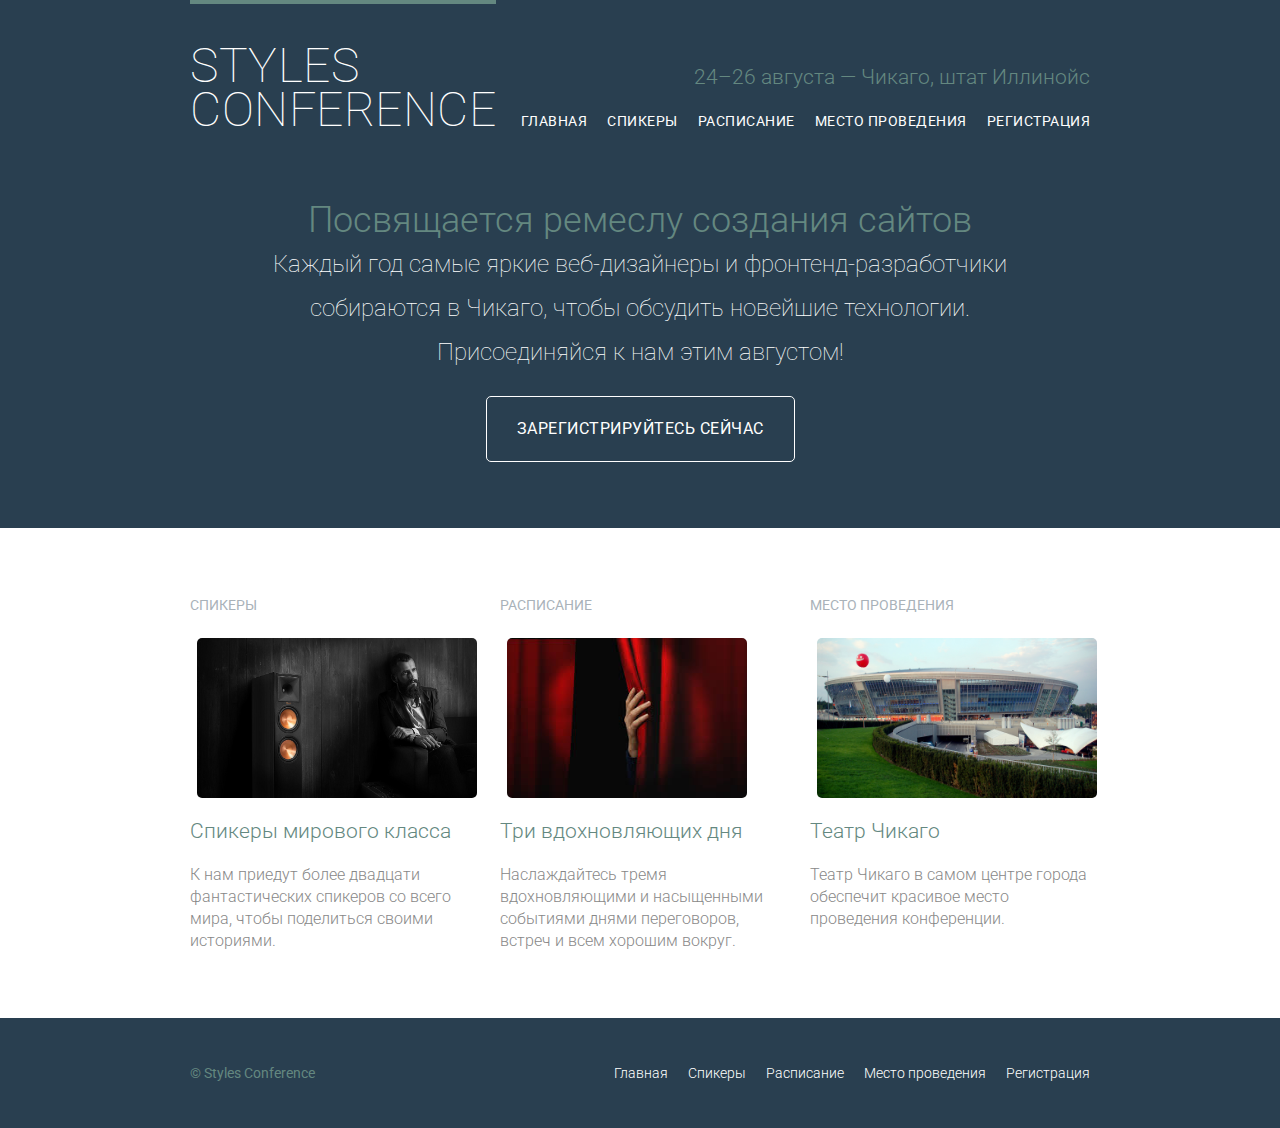
<file: index.html>
﻿<!DOCTYPE html>
<html lang="ru">
<head>
  <meta charset="utf-8">
  <title>Styles Conference</title>
  <link rel="stylesheet" href="assets/stylesheets/main.css">
  <link rel="stylesheet" href="https://fonts.googleapis.com/css?family=Roboto:400,300,100&subset=cyrillic,latin">
  
</head>
<body>

  <header class="container group primary-header">
    <h1 class="logo">
        <a href="index.html">Styles <br> Conference</a>
    </h1>
	
    <h3 class="tagline">24&ndash;26 августа &mdash; Чикаго, штат Иллинойс</h3>
    
	<nav class="nav primary-nav">
      <ul>
          <li><a href="index.html">Главная</a></li><!--
          --><li><a href="speakers.html">Спикеры</a></li><!--
          --><li><a href="schedule.html">Расписание</a></li><!--
          --><li><a href="venue.html">Место проведения</a></li><!--
          --><li><a href="register.html">Регистрация</a></li>
        </ul>
    </nav>
    
  </header>
  <section class="hero container">
    <h2>Посвящается ремеслу создания сайтов</h2>
    <p>Каждый год самые яркие веб-дизайнеры и фронтенд-разработчики собираются в Чикаго, 
       чтобы обсудить новейшие технологии. Присоединяйся к нам этим августом!</p>
	   
    <a class="btn btn-alt" href="register.html">Зарегистрируйтесь сейчас</a>
  </section>
  <section class="row">
  <div class="grid">

    <!-- Спикеры -->

    <section class="teaser col-1-3">
        <h5>Спикеры</h5>
	  <a href="speakers.html">
        <img src="assets/images/home/speakers.jpg" alt="Профессиональные спикеры">
        <h3>Спикеры мирового класса</h3>
	  </a>
      <p>К нам приедут более двадцати фантастических спикеров со всего мира, чтобы поделиться своими историями.</p>
    </section><!--
      
      Расписание
      
      --><section class="teaser col-1-3">
          <h5>Расписание</h5>
      <a href="schedule.html">
          <img src="assets/images/home/schedule.jpg" alt="Расписание">
        <h3>Три вдохновляющих дня</h3>
	  </a>
      <p>Наслаждайтесь тремя вдохновляющими и насыщенными событиями днями переговоров, встреч и всем хорошим вокруг.</p>
    </section><!--
      
      Место проведения
      
      --><section class="teaser col-1-3">
          <h5>Место проведения</h5>
      <a href="venue.html">
          <img src="assets/images/home/venue.jpg" alt="Место проведения">
        <h3>Театр Чикаго</h3>
	  </a>
      <p>Театр Чикаго в самом центре города обеспечит красивое место проведения конференции.</p>
    </section>
  </div>
  </section>
  <footer class="primary-footer container group">
    <small>&copy; Styles Conference</small>
    <nav class="nav">
      <ul>
      <li><a href="index.html">Главная</a></li><!--
      --><li><a href="speakers.html">Спикеры</a></li><!--
      --><li><a href="schedule.html">Расписание</a></li><!--
      --><li><a href="venue.html">Место проведения</a></li><!--
      --><li><a href="register.html">Регистрация</a></li>
    </ul>
    </nav>
  </footer>
	 
</body>
</html>
</file>
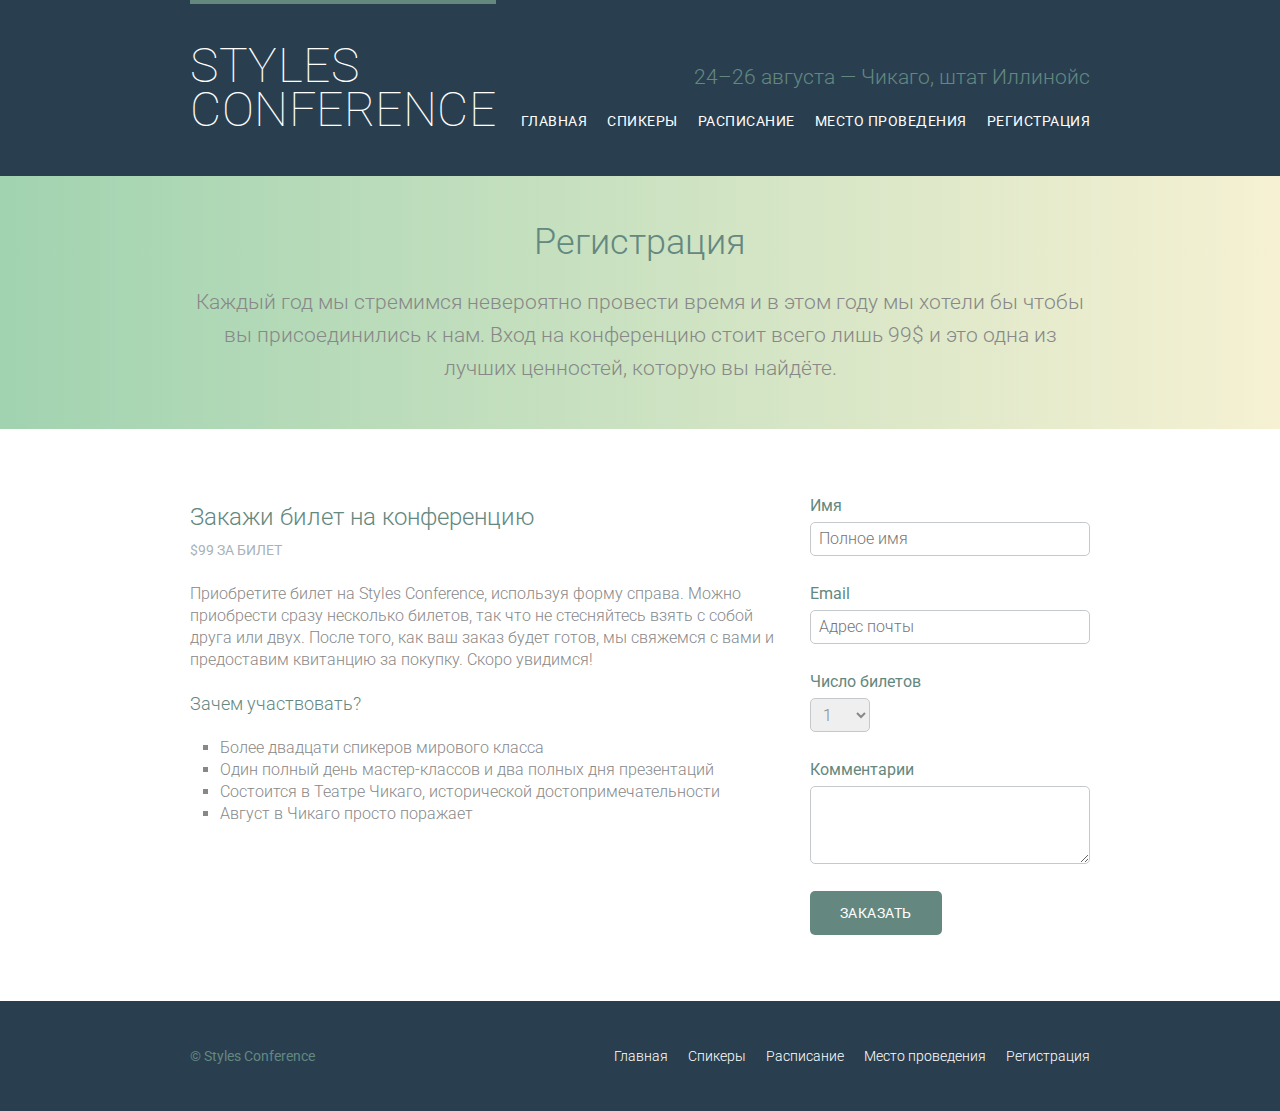
<file: register.html>
﻿<!DOCTYPE html>
<html lang="ru">
<head>
  <meta charset="utf-8">
  <title>Styles Conference</title>
  <link rel="stylesheet" href="assets/stylesheets/main.css">
  <link rel="stylesheet" href="https://fonts.googleapis.com/css?family=Roboto:400,300,100&subset=cyrillic,latin">
  
</head>
<body>

  <header class="container group primary-header">
    <h1 class="logo">
        <a href="index.html">Styles <br> Conference</a>
    </h1>
    <h3 class="tagline">24&ndash;26 августа &mdash; Чикаго, штат Иллинойс</h3>
    <nav class="nav primary-nav">
      <ul>
          <li><a href="index.html">Главная</a></li><!--
          --><li><a href="speakers.html">Спикеры</a></li><!--
          --><li><a href="schedule.html">Расписание</a></li><!--
          --><li><a href="venue.html">Место проведения</a></li><!--
          --><li><a href="register.html">Регистрация</a></li>
    </ul>
    </nav>
  </header>

  <section class="row-alt">
      <div class="lead container">
      <h1>Регистрация</h1>
      <p>Каждый год мы стремимся невероятно провести время и в этом году мы 
          хотели бы чтобы вы присоединились к нам. Вход на конференцию стоит 
        всего лишь 99$ и это одна из лучших ценностей, которую вы найдёте.</p>
   
    </div>  
  </section>
    
<section class="row">
  <div class="grid">
    <section class="col-2-3">
      <h2>Закажи билет на конференцию</h2>
      <h5>$99 за билет</h5>
    
      <p>Приобретите билет на Styles Conference, используя форму справа. 
         Можно приобрести сразу несколько билетов, так что не стесняйтесь взять 
         с собой друга или двух. После того, как ваш заказ будет готов, мы 
         свяжемся с вами и предоставим квитанцию за покупку. Скоро увидимся!</p>
     
      <h4>Зачем участвовать?</h4>
     
      <ul class="why-attend">
        <li>Более двадцати спикеров мирового класса</li>
        <li>Один полный день мастер-классов и два полных дня презентаций</li>
        <li>Состоится в Театре Чикаго, исторической достопримечательности</li>
        <li>Август в Чикаго просто поражает</li>
      </ul>

    </section><!--
      
  --><form class="col-1-3" action="#" method="post">

    <fieldset class="register-group">

      <label>
        Имя
        <input type="text" name="name" placeholder="Полное имя" required>
      </label>

      <label>
        Email
        <input type="email" name="email" placeholder="Адрес почты" required>
      </label>

      <label>
        Число билетов
         <select name="quantity" required>
            <option value="1" selected>1</option>
            <option value="2">2</option>
            <option value="3">3</option>
            <option value="4">4</option>
            <option value="5">5</option>
         </select>
      </label>

      <label>
        Комментарии
        <textarea name="comments"></textarea>
      </label>
      
    </fieldset>

    <input class="btn btn-default" type="submit" name="submit" value="Заказать">
    
  </form>
  </div>
</section>

  <footer class="primary-footer container group">
    <small>&copy; Styles Conference</small>
    <nav class="nav">
        <ul>
            <li><a href="index.html">Главная</a></li><!--
            --><li><a href="speakers.html">Спикеры</a></li><!--
            --><li><a href="schedule.html">Расписание</a></li><!--
            --><li><a href="venue.html">Место проведения</a></li><!--
            --><li><a href="register.html">Регистрация</a></li>
          </ul>
    </nav>
  </footer>
	 
</body>
</html>
</file>
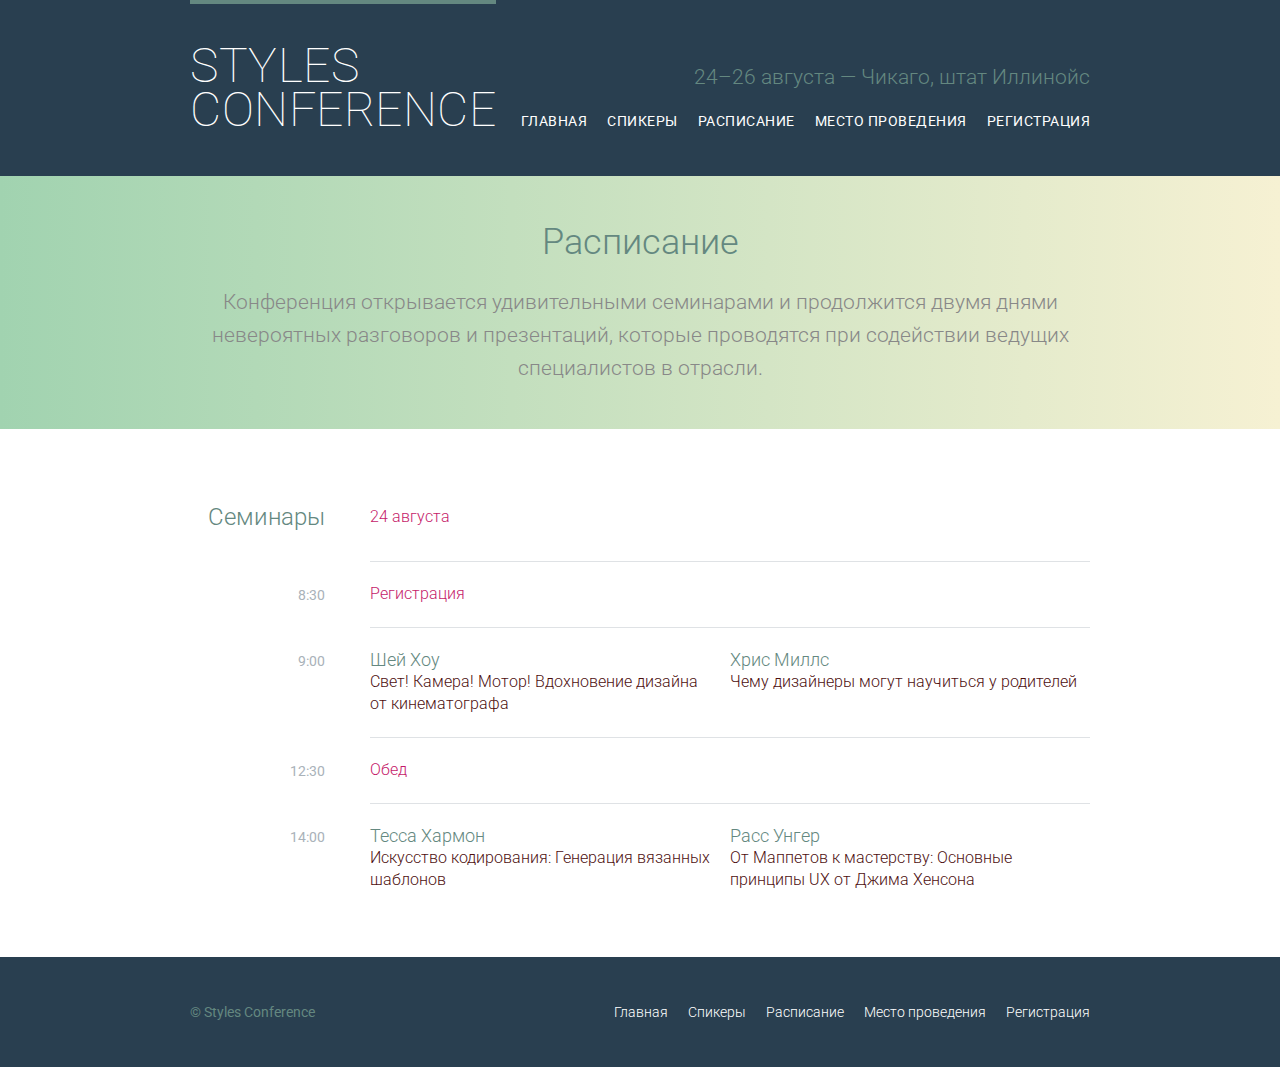
<file: schedule.html>
﻿<!DOCTYPE html>
<html lang="ru">
<head>
  <meta charset="utf-8">
  <title>Styles Conference</title>
  <link rel="stylesheet" href="assets/stylesheets/main.css">
  <link rel="stylesheet" href="https://fonts.googleapis.com/css?family=Roboto:400,300,100&subset=cyrillic,latin">
  
</head>
<body>

  <header class="container group primary-header">
    <h1 class="logo">
        <a href="index.html">Styles <br> Conference</a>
    </h1>
    <h3 class="tagline">24&ndash;26 августа &mdash; Чикаго, штат Иллинойс</h3>
    <nav class="nav primary-nav">
        <ul>
            <li><a href="index.html">Главная</a></li><!--
            --><li><a href="speakers.html">Спикеры</a></li><!--
            --><li><a href="schedule.html">Расписание</a></li><!--
            --><li><a href="venue.html">Место проведения</a></li><!--
            --><li><a href="register.html">Регистрация</a></li>
          </ul>
    </nav>
  </header>

  <section class="row-alt">
      <div class="lead container">
      <h1>Расписание</h1>
      <p>Конференция открывается удивительными семинарами и продолжится двумя днями 
          невероятных разговоров и презентаций, которые проводятся при содействии ведущих 
        специалистов в отрасли.</p>
   
    </div>  
  </section>  

  <section class="row">
    <div class="container">
    <table>
    <thead>
      <tr>
        <th scope="row">
        Семинары
        </th>
        <td class="schedule-offset" colspan="2">
          24 августа
        </td>
      </tr>
    </thead>
    <tbody>
      <tr>
        <th scope="row">
        <time datetime="08:30:00">8:30</time>  
        </th>
        <td class="schedule-offset" colspan="2">
          Регистрация
        </td>
      </tr>
      <tr>
        <th scope="row">
        <timedatetime="09:00:00">9:00</time>   
        </th>
        <td>
          <a href="speakers.html#shay-howe">
            <h4>Шей Хоу</h4>
            Свет! Камера! Мотор! Вдохновение дизайна от кинематографа
          </a>
        </td>
      </td>
      <td>
        <a href="speakers.html#chris-mills">
          <h4>Хрис Миллс</h4>
          Чему дизайнеры могут научиться у родителей
        </a>
      </td>
      </tr>
      <tr>
          <th scope="row">
            <time datetime="12:30:00">12:30</time>
          </th>
          <td class="schedule-offset" colspan="2">
            Обед
          </td>
        </tr>
        <tr>
          <th scope="row">
            <time datetime="14:00:00">14:00</time>
          </th>
          <td>
            <a>
              <h4>Тесса Хармон</h4>
              Искусство кодирования: Генерация вязанных шаблонов
            </a>
          </td>
          <td>
            <a>
              <h4>Расс Унгер</h4>
              От Маппетов к мастерству: Основные принципы UX от Джима Хенсона
            </a>
          </td>
        </tr>
    </tbody>  
    </table>  
    </div>
  </section>

  
  <footer class="primary-footer container group">
    <small>&copy; Styles Conference</small>
    <nav class="nav">
        <ul>
            <li><a href="index.html">Главная</a></li><!--
            --><li><a href="speakers.html">Спикеры</a></li><!--
            --><li><a href="schedule.html">Расписание</a></li><!--
            --><li><a href="venue.html">Место проведения</a></li><!--
            --><li><a href="register.html">Регистрация</a></li>
          </ul>
    </nav>
  </footer>
	 
</body>
</html>
</file>
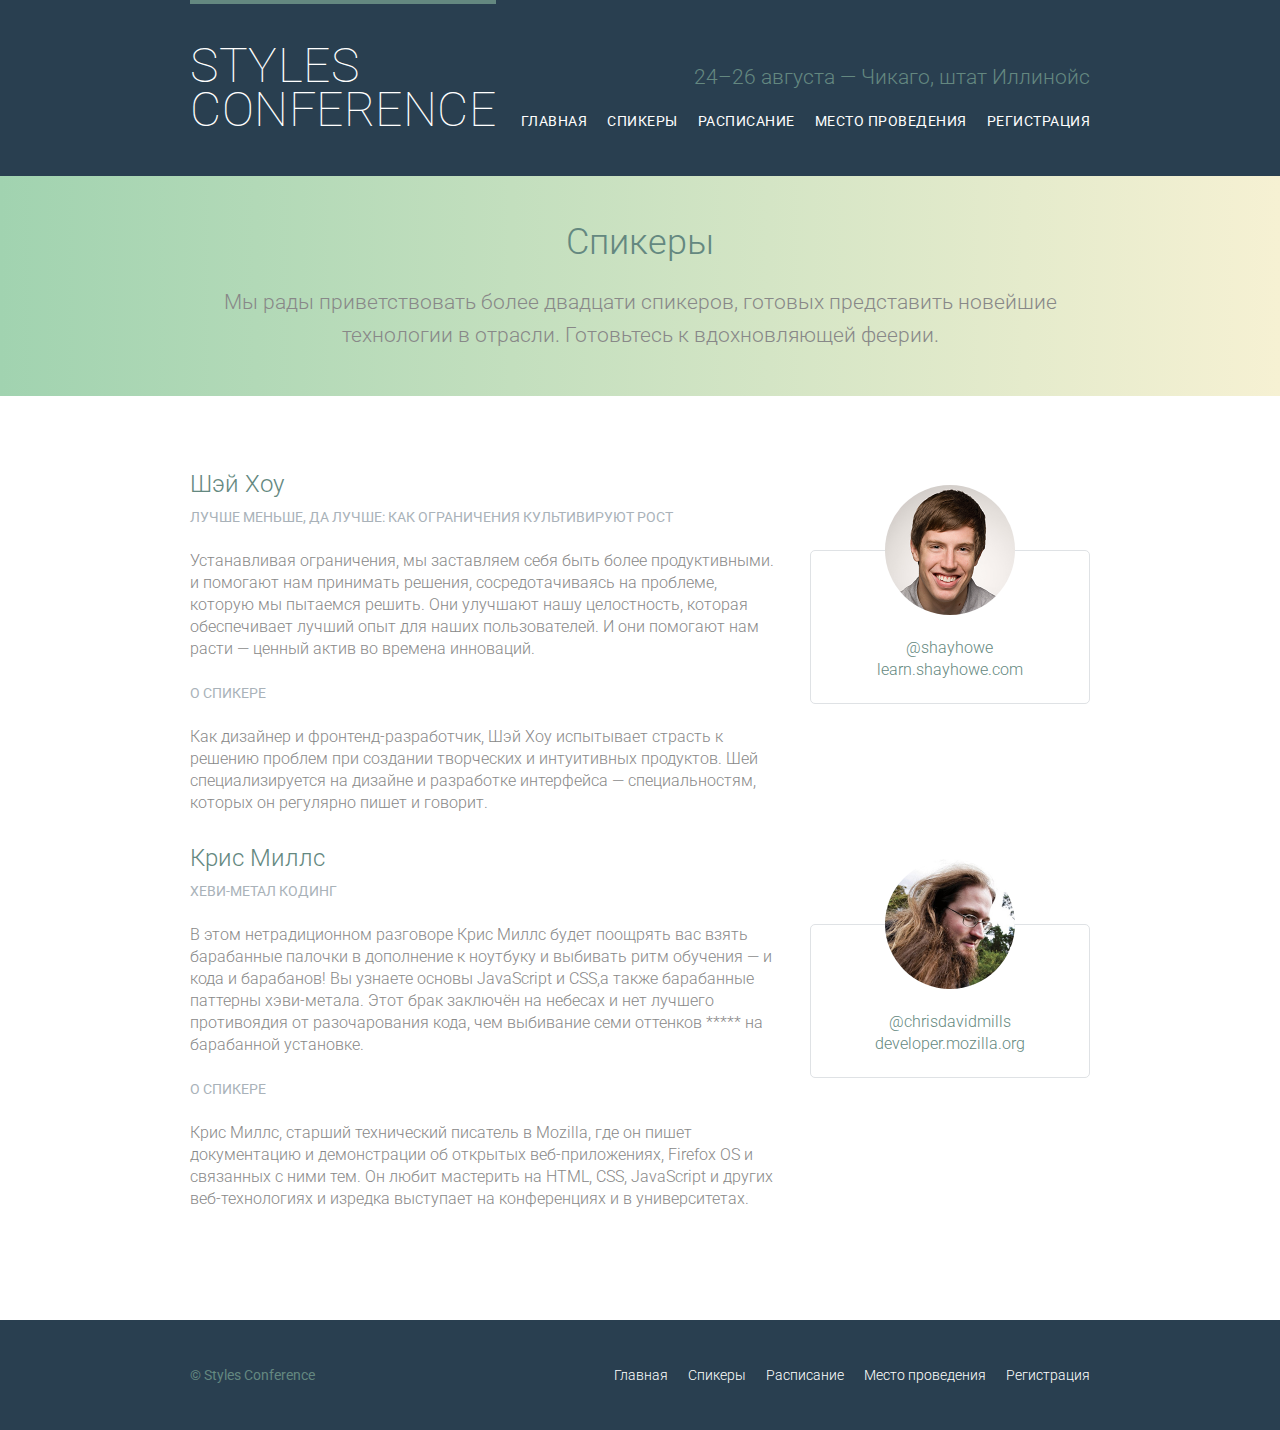
<file: speakers.html>
﻿<!DOCTYPE html>
<html lang="ru">
<head>
  <meta charset="utf-8">
  <title>Styles Conference</title>
  <link rel="stylesheet" href="assets/stylesheets/main.css">
  <link rel="stylesheet" href="https://fonts.googleapis.com/css?family=Roboto:400,300,100&subset=cyrillic,latin">
  
</head>
<body>

  <header class="container group primary-header">
    <h1 class="logo">
        <a href="index.html">Styles <br> Conference</a>
    </h1>
    <h3 class="tagline">24&ndash;26 августа &mdash; Чикаго, штат Иллинойс</h3>
    <nav class="nav primary-nav">
        <ul>
            <li><a href="index.html">Главная</a></li><!--
            --><li><a href="speakers.html">Спикеры</a></li><!--
            --><li><a href="schedule.html">Расписание</a></li><!--
            --><li><a href="venue.html">Место проведения</a></li><!--
            --><li><a href="register.html">Регистрация</a></li>
          </ul>
    </nav>
  </header>

  <section class="row-alt">
      <div class="lead container">
      <h1>Спикеры</h1>
      <p>Мы рады приветствовать более двадцати спикеров, готовых представить 
          новейшие технологии в отрасли. Готовьтесь к вдохновляющей феерии.</p>
      </div>  
  </section>

  <section class="row">
      <div class="grid">
          <section id="shay-howe">
              
              
          <div class="col-2-3">
            <h2>Шэй Хоу</h2>
            <h5>Лучше меньше, да лучше: как ограничения культивируют рост</h5>
                  
            <p>Устанавливая ограничения, мы заставляем себя быть более продуктивными. 
и помогают нам принимать решения, сосредотачиваясь на проблеме, которую мы пытаемся решить. 
Они улучшают нашу целостность, которая обеспечивает лучший опыт для наших пользователей. 
И они помогают нам расти — ценный актив во времена инноваций.</p>
                  
             <h5>О спикере</h5>
                
            <p>Как дизайнер и фронтенд-разработчик, Шэй Хоу испытывает страсть 
к решению проблем при создании творческих и интуитивных продуктов.
Шей специализируется на дизайне и разработке интерфейса — специальностям, 
которых он регулярно пишет и говорит.</p>
          </div><!--
              
          --><aside class="col-1-3">
          <div class="speaker-info">
            <img src="assets/images/speakers/shay-howe.jpg" alt="Шэй Хоу">

      <ul>
        <li><a href="https://twitter.com/shayhowe">@shayhowe</a></li>
        <li><a href="http://learn.shayhowe.com/">learn.shayhowe.com</a></li>
      </ul>
          </div>
          </aside>  
          </section>

          <section class="speaker" id="chris-mills">
                  
          <div class="col-2-3">
             <h2>Крис Миллс</h2>
             <h5>Хеви-метал кодинг</h5>
                
             <p>В этом нетрадиционном разговоре Крис Миллс будет поощрять вас 
взять барабанные палочки в дополнение к ноутбуку и выбивать ритм обучения — и кода и 
барабанов! Вы узнаете основы JavaScript и CSS,а также барабанные паттерны хэви-метала. 
Этот брак заключён на небесах и нет лучшего противоядия от разочарования кода, 
чем выбивание семи оттенков ***** на барабанной установке.</p>
                
             <h5>О спикере</h5>
                
             <p>Крис Миллс, старший технический писатель в Mozilla, где он пишет 
документацию и демонстрации об открытых веб-приложениях, Firefox OS и связанных с ними тем.
 Он любит мастерить на HTML, CSS, JavaScript и других веб-технологиях и изредка выступает 
 на конференциях и в университетах.</p>
                
          </div><!--
                 
          --><aside class="col-1-3">
            <div class="speaker-info">
                <img src="assets/images/speakers/chris-mills.jpg" alt="Крис Милс">

            <ul>
              <li><a href="https://twitter.com/chrisdavidmills">@chrisdavidmills</a></li>
              <li><a href="https://developer.mozilla.org/">developer.mozilla.org</a></li>
            </ul>
                  
            </div>
                  
          </aside>    
          </section>

      </div>
    </section>
  
  <footer class="primary-footer container group">
    <small>&copy; Styles Conference</small>
    <nav class="nav">
        <ul>
            <li><a href="index.html">Главная</a></li><!--
            --><li><a href="speakers.html">Спикеры</a></li><!--
            --><li><a href="schedule.html">Расписание</a></li><!--
            --><li><a href="venue.html">Место проведения</a></li><!--
            --><li><a href="register.html">Регистрация</a></li>
          </ul>
    </nav>
  </footer>
	 
</body>
</html>
</file>
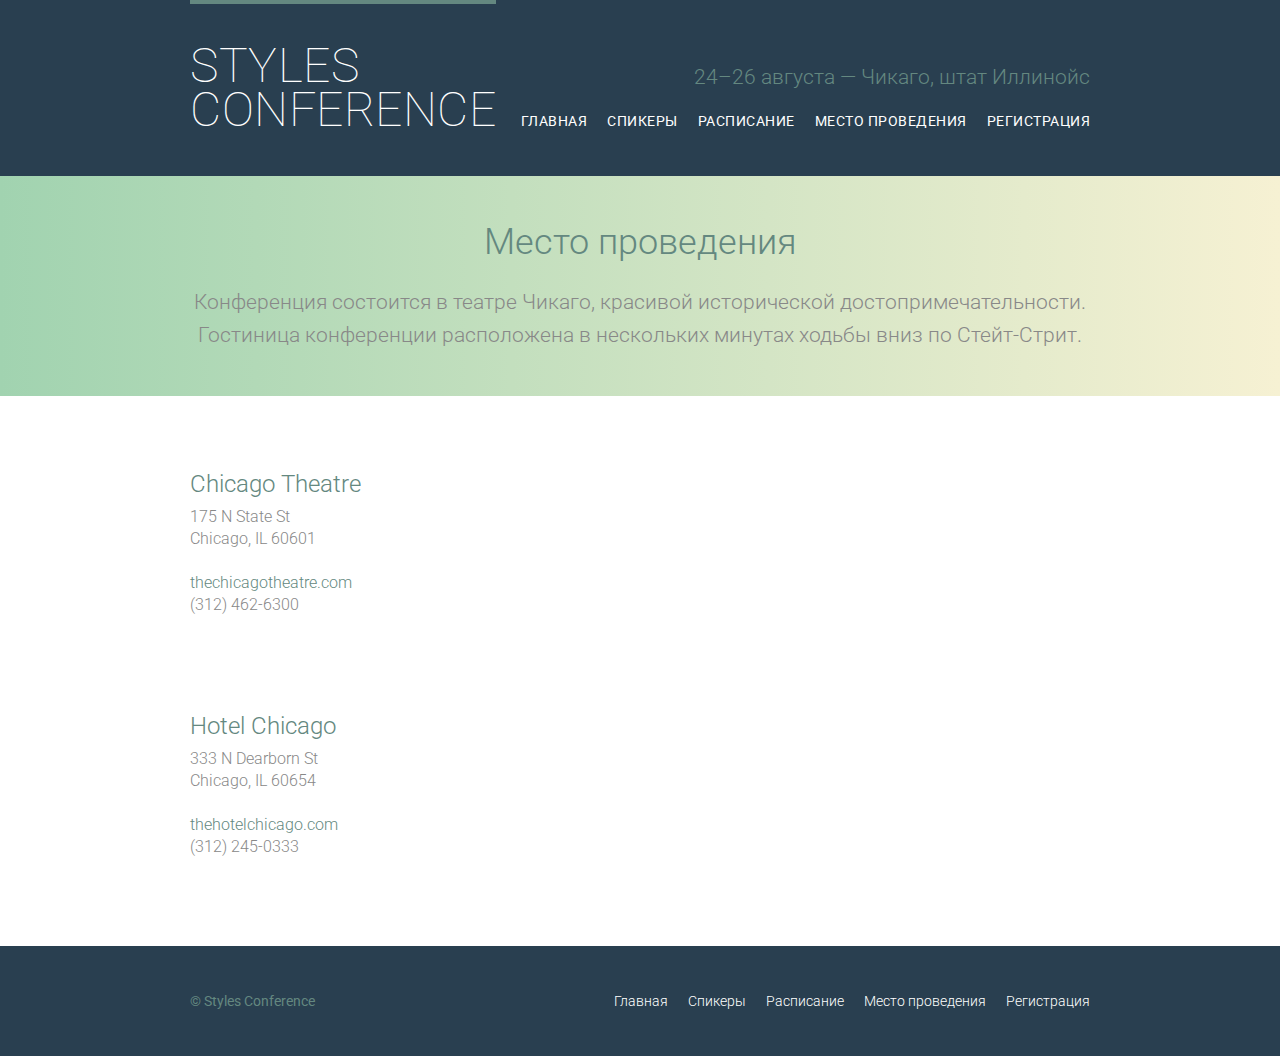
<file: venue.html>
﻿<!DOCTYPE html>
<html lang="ru">
<head>
  <meta charset="utf-8">
  <title>Styles Conference</title>
  <link rel="stylesheet" href="assets/stylesheets/main.css">
  <link rel="stylesheet" href="https://fonts.googleapis.com/css?family=Roboto:400,300,100&subset=cyrillic,latin">
  
</head>
<body>

  <header class="container group primary-header">
    <h1 class="logo">
        <a href="index.html">Styles <br> Conference</a>
    </h1>
    <h3 class="tagline">24&ndash;26 августа &mdash; Чикаго, штат Иллинойс</h3>
    <nav class="nav primary-nav">
        <ul>
            <li><a href="index.html">Главная</a></li><!--
            --><li><a href="speakers.html">Спикеры</a></li><!--
            --><li><a href="schedule.html">Расписание</a></li><!--
            --><li><a href="venue.html">Место проведения</a></li><!--
            --><li><a href="register.html">Регистрация</a></li>
          </ul>
    </nav>
  </header>

  <section class="row-alt">
      <div class="lead container">
      <h1>Место проведения</h1>
      <p>Конференция состоится в театре Чикаго, красивой исторической достопримечательности. 
          Гостиница конференции расположена в нескольких минутах ходьбы вниз по Стейт-Стрит.</p>
   
    </div>  
  </section>

  <section class="row">
      <div class="grid">
          <section class="venue-theatre">
              <div class="col-1-3">
                  <h2>Chicago Theatre</h2>
                  <p>175 N State St <br> Chicago, IL 60601</p>
                  <p><a href="http://www.thechicagotheatre.com/">thechicagotheatre.com</a> <br> (312) 462-6300</p>  
              </div><!--

              --><iframe class="venue-map col-2-3" src="https://www.google.com/maps/embed?pb=!1m5!3m3!1m2!1s0x880e2ca55810a493%3A0x4700ddf60fcbfad6!2schicago+theatre!5e0!3m2!1sen!2sus!4v1388701393606"></iframe>

            </section>
        
            <section class="venue-hotel">
                <div class="col-1-3">
                    <h2>Hotel Chicago</h2>
                    <p>333 N Dearborn St <br> Chicago, IL 60654</p>
                    <p><a href="http://thehotelchicago.com/">thehotelchicago.com</a> <br> (312) 245-0333</p>
        
                </div><!--
                --><iframe class="venue-map col-2-3" src="https://www.google.com/maps/embed?pb=!1m5!3m3!1m2!1s0x880e2cb1da049173%3A0xa5c91d255a775f0b!2sHotel+Sax+Chicago%2C+North+Dearborn+Street%2C+Chicago%2C+IL!5e0!3m2!1sen!2sus!4v1388702493978"></iframe>
            </section>
      </div>
    </section>
  
  <footer class="primary-footer container group">
    <small>&copy; Styles Conference</small>
    <nav class="nav">
        <ul>
            <li><a href="index.html">Главная</a></li><!--
            --><li><a href="speakers.html">Спикеры</a></li><!--
            --><li><a href="schedule.html">Расписание</a></li><!--
            --><li><a href="venue.html">Место проведения</a></li><!--
            --><li><a href="register.html">Регистрация</a></li>
          </ul>
    </nav>
  </footer>
	 
</body>
</html>
</file>
<file: assets/stylesheets/main.css>
/* http://meyerweb.com/eric/tools/css/reset/ 2. v2.0 | 20110126
  License: none (public domain)
*/
html, body, div, span, applet, object, iframe,
h1, h2, h3, h4, h5, h6, p, blockquote, pre,
a, abbr, acronym, address, big, cite, code,
del, dfn, em, img, ins, kbd, q, s, samp,
small, strike, strong, sub, sup, tt, var,
b, u, i, center,
dl, dt, dd, ol, ul, li,
fieldset, form, label, legend,
table, caption, tbody, tfoot, thead, tr, th, td,
article, aside, canvas, details, embed,
figure, figcaption, footer, header, hgroup,
menu, nav, output, ruby, section, summary,
time, mark, audio, video {
  margin: 0;
  padding: 0;
  border: 0;
  font-size: 100%;
  font: inherit;
  vertical-align: baseline;
}
/* HTML5 display-role reset for older browsers */
article, aside, details, figcaption, figure,
footer, header, hgroup, menu, nav, section {
  display: block;
}
body {
  background: #293f50;
  color: #888;
  font: 300 16px/22px "Roboto", "Open Sans", "Helvetica Neue", Helvetica, Arial, sans-serif;
  }
ol, ul {
  list-style: none;
}
blockquote, q {
  quotes: none;
}
blockquote:before, blockquote:after,
q:before, q:after {
  content: '';
  content: none;
}
table {
  border-collapse: collapse;
  border-spacing: 0;
}


/*
  ========================================
  Сетка
  ========================================
*/

*,
*:before,
*:after {
  -webkit-box-sizing: border-box;
  -moz-box-sizing: border-box;
  box-sizing: border-box;
}

.container,
.grid {
  margin: 0 auto;
  width: 960px;
}
.container {
  padding-left: 30px;
  padding-right: 30px;
}
.grid,
.col-1-3,
.col-2-3 {
  padding-left: 15px;
  padding-right: 15px;
}
.col-1-3,
.col-2-3  {
  display: inline-block;
  vertical-align: top;
}
.col-1-3 {
  width: 33.33%;
}
.col-2-3 {
  width: 66.66%;
}



/*
  ========================================
  Clearfix
  ========================================
*/
.group::before,
.group::after {
  content: "";
  display: table;
}
.group::after {
  clear: both;
}
.group {
  clear: both;
  *zoom: 1;
}

/*
  ========================================
  Полосы
  ========================================
*/

.row,
.row-alt {
  min-width: 960px;
}
.row {
  background: #fff;
  padding: 66px 0 44px 0;
}
.row-alt {
  background: #cbe2c1;
  background: -webkit-linear-gradient(to right, #a1d3b0, #f6f1d3);
  background: -moz-linear-gradient(to right, #a1d3b0, #f6f1d3);
  background: linear-gradient(to right, #a1d3b0, #f6f1d3);
  padding: 44px 0 22px 0;
}
/*
  ========================================
  Типографика
  ========================================
*/

h1, h3, h4, h5, p {
  margin-bottom: 22px;
}

/*
  ========================================
  Вступление
  ========================================
*/

.lead {
  text-align: center;
}
.lead p {
  font-size: 21px;
  line-height: 33px;
}

/*
  ========================================
  Кнопки
  ========================================
*/

.btn {
  border-radius: 5px;
  color: #fff;
  cursor: pointer;
  display: inline-block;
  font-weight: 400;
  letter-spacing: .5px;
  margin: 0;
  text-transform: uppercase;
}

.btn-alt {
  border: 1px solid #fff;
  padding: 10px 30px;
}
.btn-alt:hover {
  background: #fff;
  color: #648880;
}


/*
  ========================================
  Главная страница
  ========================================
*/

.hero {
  color: #fff;
  line-height: 44px;
  padding: 22px 80px 66px 80px;
  text-align: center;
}
.hero h2 {
  font-size: 36px;
}
.hero p {
  font-size: 24px;
  font-weight: 100;
}

.teaser img {
  border-radius: 5px;
  height: 160px;
  display: block;
  margin-left: 7px;
  margin-bottom: 22px;
  max-width: 100%;
  
}
/*
  ========================================
  Основной заголовок
  ========================================
*/

.logo {
  border-top: 4px solid #648880;
  float: left;
  font-size: 48px;
  font-weight: 100;
  letter-spacing: .5px;
  line-height: 44px;
  padding: 40px 0 22px 0;
  text-transform: uppercase;
}

/*
  ========================================
  Основной подвал
  ========================================
*/

.primary-footer small {
  float: left;
  font-weight: 400;
}

.primary-footer {
  color: #648880;
  font-size: 14px;
  padding-bottom: 44px;
  padding-top: 44px;
}
/*
  ========================================
  Пользовательские стили
  ========================================
*/

  body {
  color: #888;
  font: 300 16px/22px "Roboto", "Open Sans", "Helvetica Neue", Helvetica, Arial, sans-serif;
}

.primary-nav {
  font-size: 14px;
  font-weight: 400;
  letter-spacing: .5px;
  text-transform: uppercase;
}

.tagline {
  margin: 66px 0 22px 0;
  text-align: right;
}

h1, h2, h3, h4 {
  color: #648880;
}

h1 {
  font-size: 36px;
  line-height: 44px;
}
h2 {
  font-size: 24px;
  line-height: 44px;
}
h3 {
  font-size: 21px;
}
h4 {
  font-size: 18px;
}

h5 {
  color: #a9b2b9;
  font-size: 14px;
  font-weight: 400;
  text-transform: uppercase;
}
strong {
  font-weight: 400;
}
cite, em {
  font-style: italic;
}

/*
  ========================================
  Ссылки
  ========================================
*/

a:hover {
  color: #a9b2b9;
}
a {
  color: #648880;
  text-decoration: none;
}
p a {
  border-bottom: 1 px solid #dfe2e5;
}

.teaser a:hover h3 {
  color: #a9b2b9;
}

/*
  ========================================
  Навигация
  ========================================
*/

.nav {
  text-align: right;
}

/*
  ========================================
  Списки
  ========================================
*/

.nav li {
  display: inline-block;
  margin: 0 10px;
  vertical-align: top;
}
.nav li:last-child {
  margin-right: 0;
}

/*
  ========================================
  Фон
  ========================================
*/

.primary-header a,
.primary-footer a {
  color: #fff;
}
.primary-header a: :hover,
.primary-footer a: :hover {
  color: #648880;
}

/*
  ========================================
  Спикеры
  ========================================
*/

.speaker-info {
  border: 1px solid #dfe2e5;
  border-radius: 5px;
  margin-top: 88px;
  padding-bottom: 22px;
  text-align: center;
}

.speaker {
  margin-bottom: 44px;
}

.speaker-info img {
  border-radius: 50%;
  height: 130px;
  margin: -66px 0 22px 0;
  vertical-align: top;
}

/*
  ========================================
  Расписание
  ========================================
*/

table {
  width: 100%;
  margin-bottom: 44px;
}

table:last-child {
  margin-bottom: 0;
}

td,
th {
  padding-bottom: 22px;
  vertical-align: top;
}

th {
  padding-right: 45px;
  text-align: right;
  width: 20%;
}

td {
  width: 40%;
}

thead {
  line-height: 44px;
}
thead th {
  color: #648880;
  font-size: 24px;
}

tbody th {
  color: #a9b2b9;
  font-size: 14px;
  font-weight: 400;
  padding-top: 22px;
  text-transform: uppercase;
}

tbody td {
  border-top: 1px solid #dfe2e5;
  padding-top: 21px; 
  }

tbody td:first-of-type {
  padding-right: 15px;
}
tbody:last-of-type {
  padding-left: 15px;
}

tbody td:only-of-type {
  padding-left: 0;
  padding-right: 0;
}

table a {
  color: rgb(77, 15, 15);
}
table h4 {
  margin-bottom: 0;
}

.schedule-offset {
  color: #c51a6a;
}

/*
========================================
Место проведения
========================================
*/

.venue-theatre {
  margin-bottom: 66px;
}
.venue-hotel {
  margin-bottom: 22px;
}

.venue-map {
  height: 150px;
}

/*
  ========================================
  Регистрация
  ========================================
*/

.why-attend {
  list-style: square;
  margin: 0 0 22px 30px;
}

form {
  margin-bottom: 22px;
}

input,
select,
textarea {
  font: 300 16px/22px "Roboto", "Open Sans", "Helvetica Neue", Helvetica, Arial, sans-serif;
}

.register-group label {
  color: #648880;
  cursor: pointer;
  font-weight: 400;
}
.register-group input,
.register-group select,
.register-group textarea {
  border: 1px solid #c6c9cc;
  border-radius: 5px;
  color: #888;
  display: block;
  margin: 5px 0 27px 0;
  padding: 5px 8px;
}
.register-group input,
.register-group textarea {
  width: 100%;
}
.register-group select {
  height: 34px;
  width: 60px;
}
.register-group textarea {
  height: 78px;
}

.btn-default {
  border: 0;
  background: #648880;
  padding: 11px 30px;
  font-size: 14px;
}
.btn-default:hover {
  background: #77a198;
}
</file>
